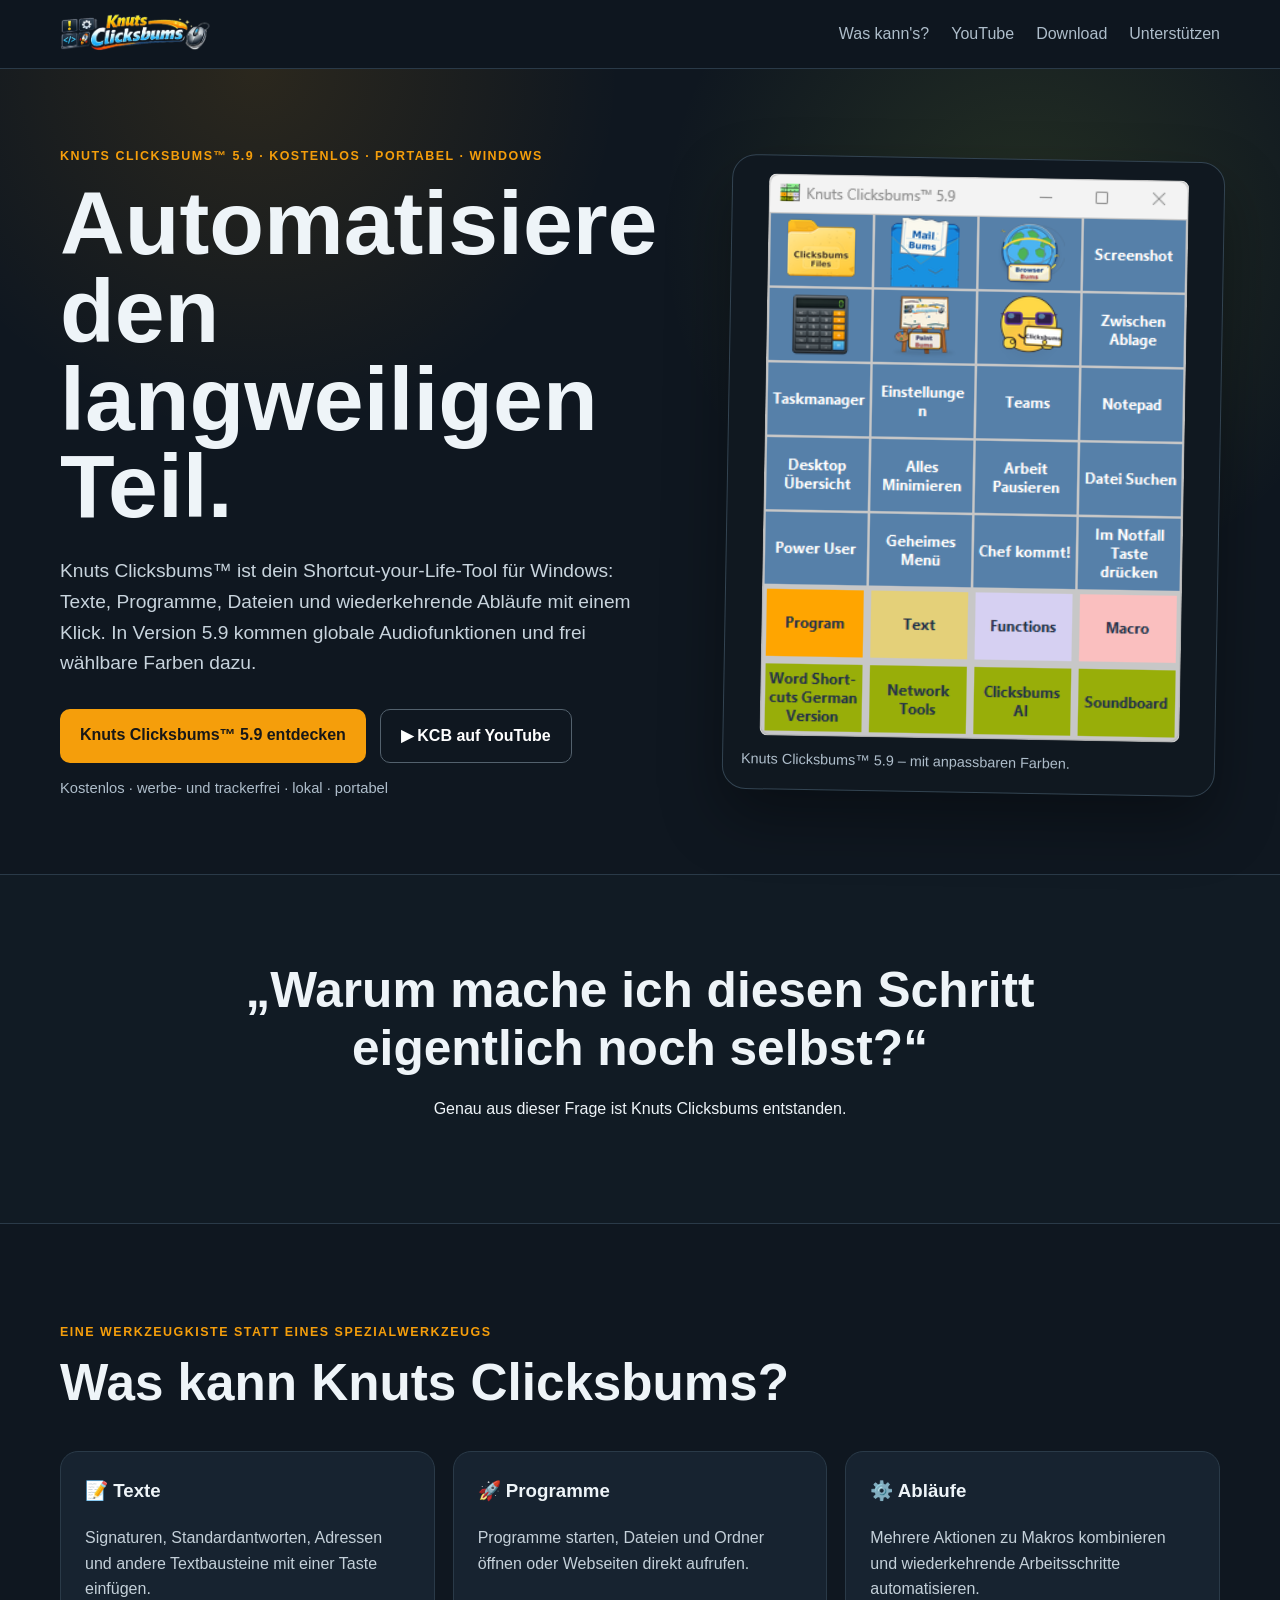
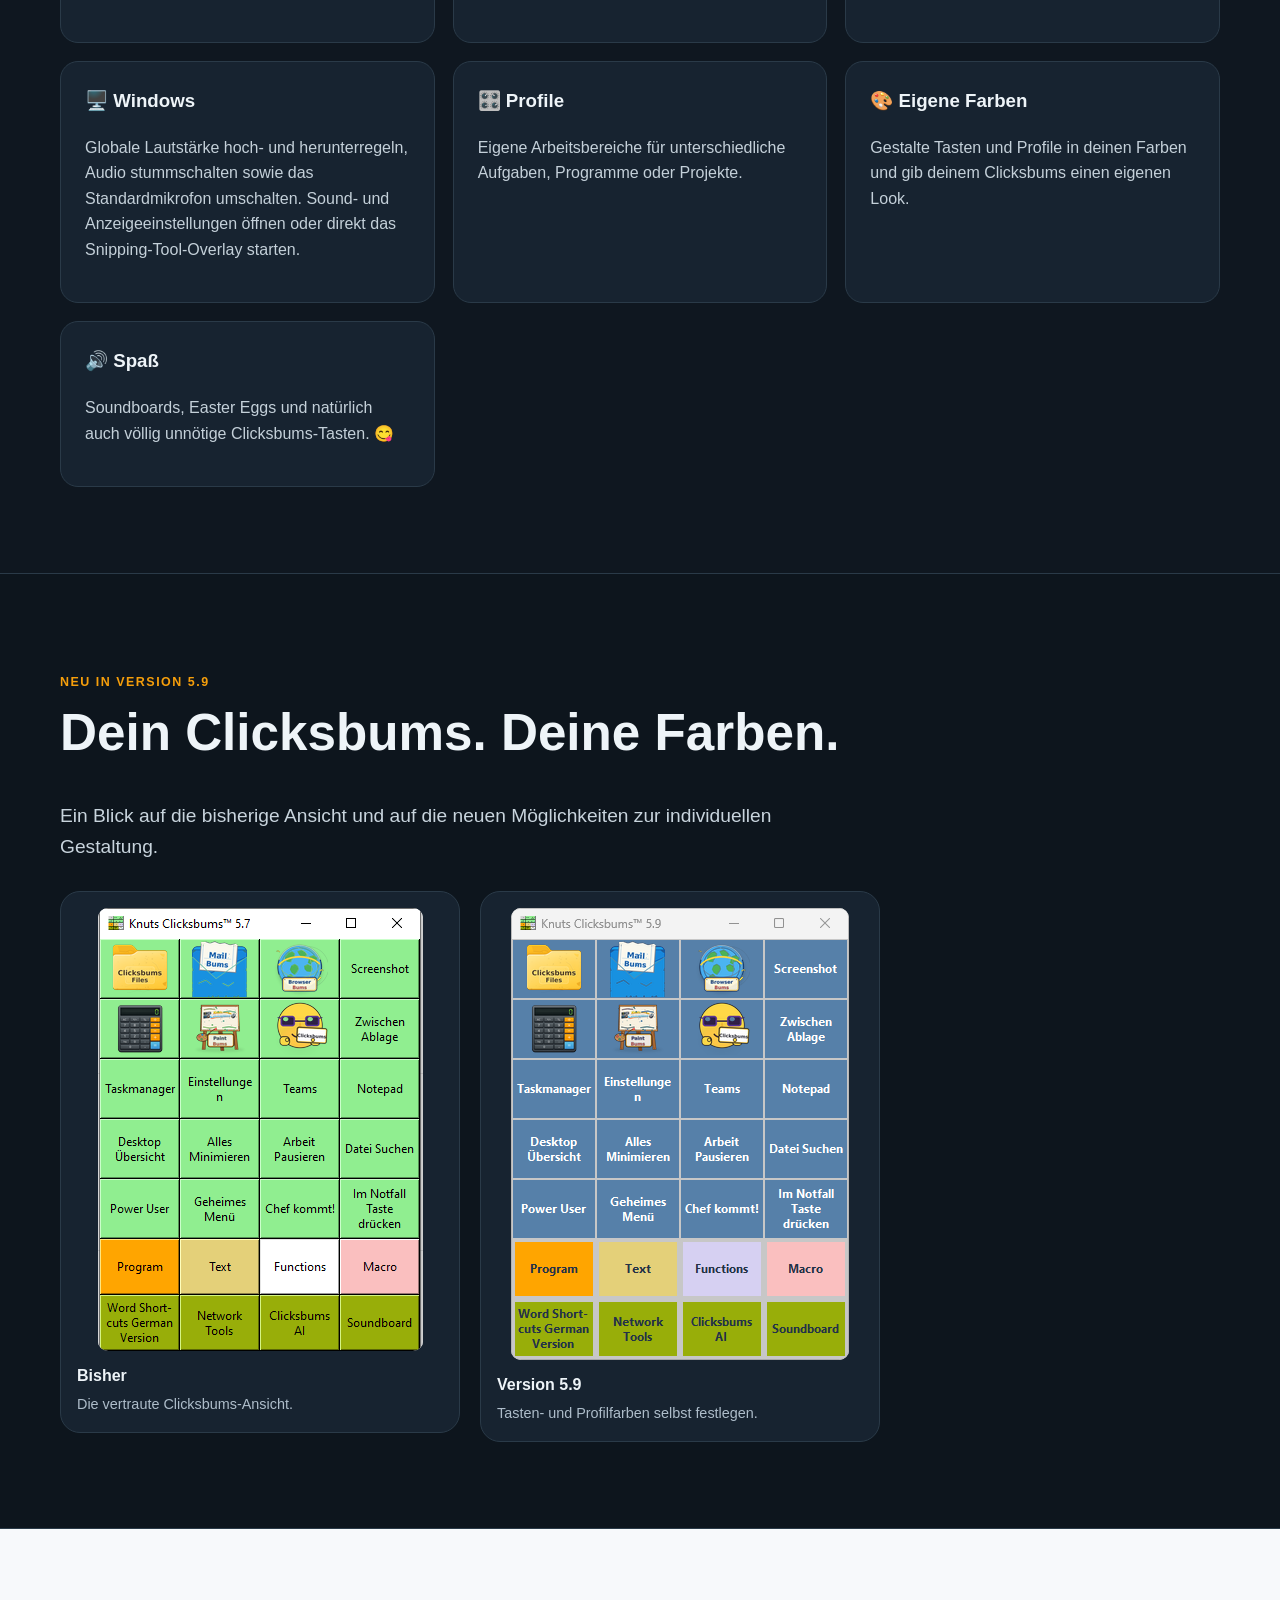
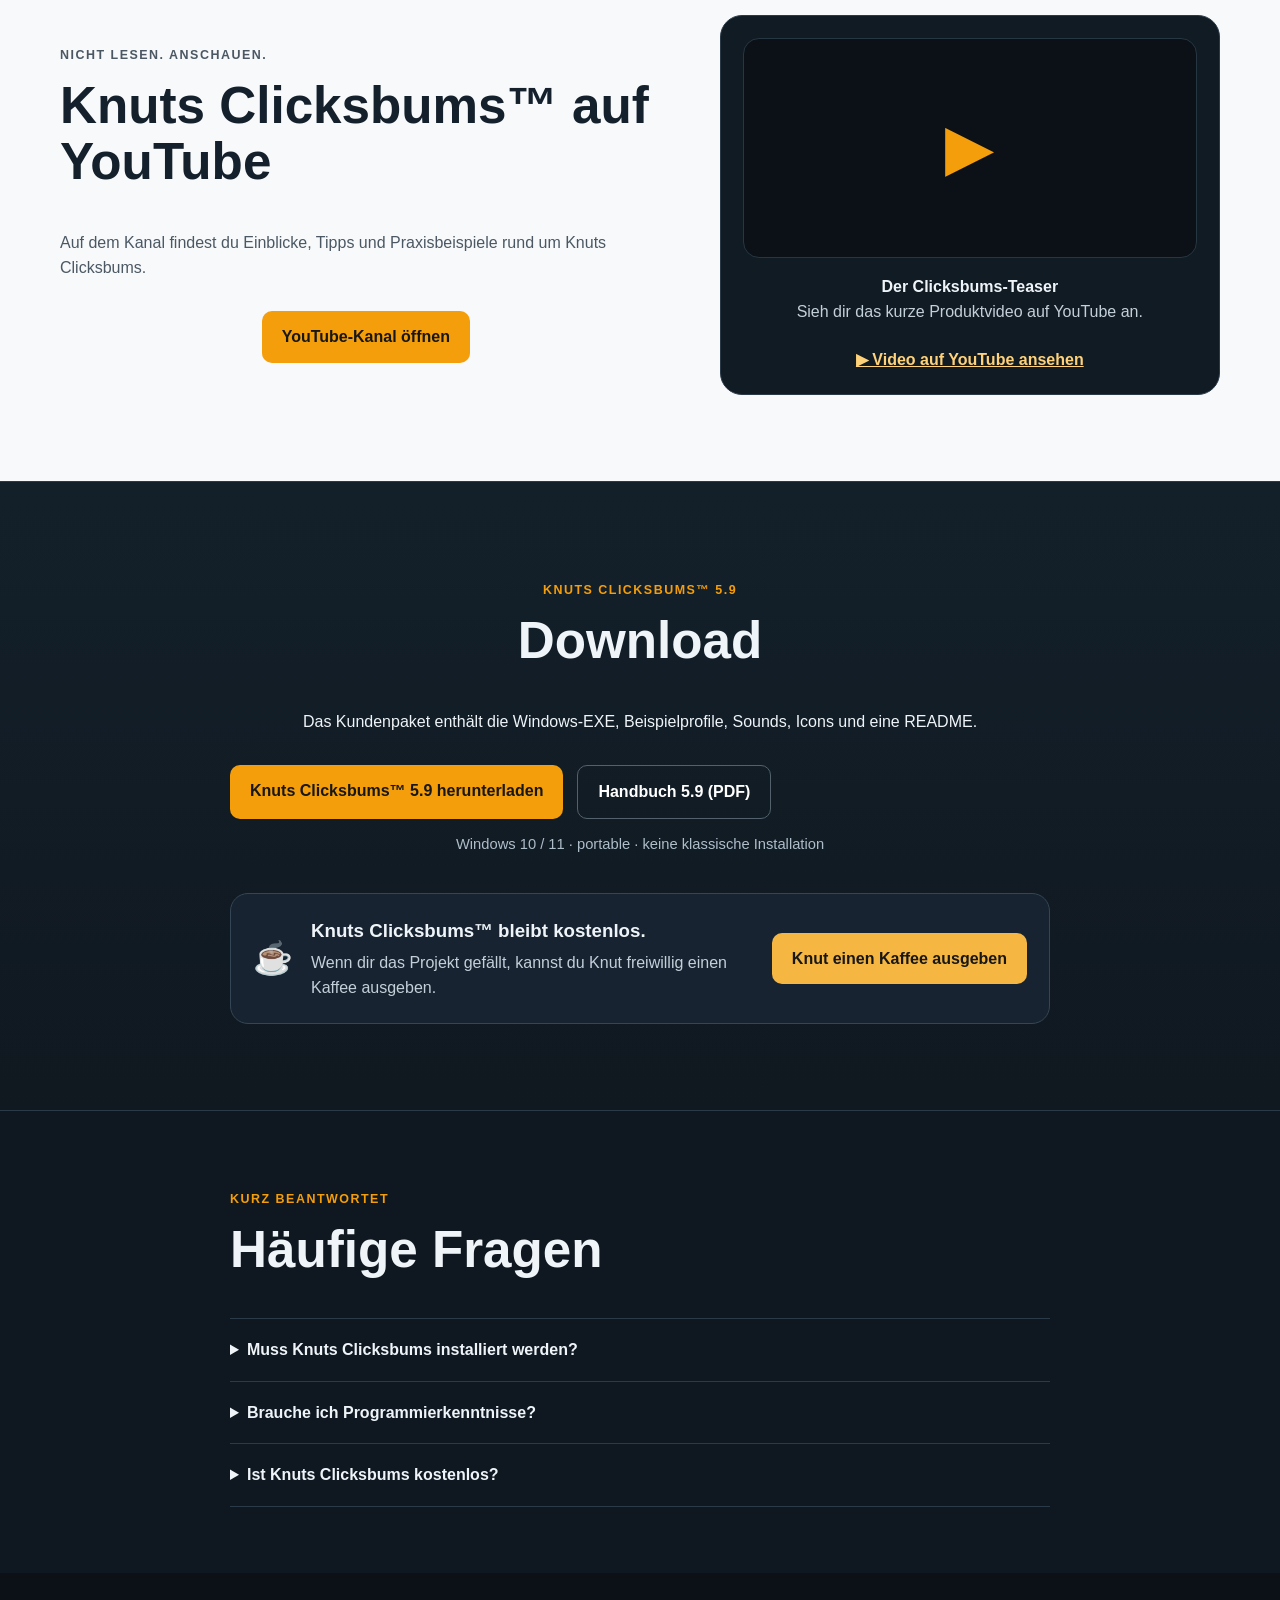
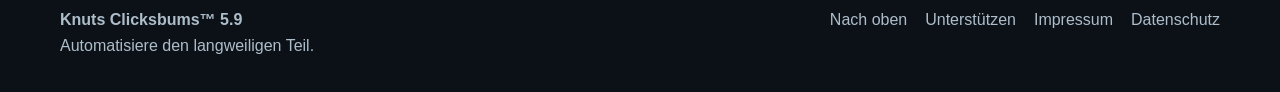
<file: index.html>
<!doctype html>
<html lang="de">
<head>
  <meta charset="utf-8">
  <meta name="viewport" content="width=device-width,initial-scale=1">
  <meta name="description" content="Knuts Clicksbums™ 5.9 – das kostenlose, portable Shortcut-your-Life-Tool für Windows. Texte, Makros, Profile, globale Audiofunktionen und eigene Farben.">
  <title>Knuts Clicksbums™ 5.9</title>
  <link rel="icon" type="image/png" href="assets/logo.png">
  <link rel="stylesheet" href="styles.css?v=2">
</head>
<body>
  <header class="site-header">
    <div class="wrap nav">
      <a class="brand" href="#top" aria-label="Knuts Clicksbums Startseite">
        <img class="brand-logo" src="assets/logo.png" alt="Knuts Clicksbums Logo">
      </a>
      <nav aria-label="Hauptnavigation">
        <a href="#features">Was kann's?</a>
        <a href="#youtube">YouTube</a>
        <a href="#download">Download</a>
        <a href="support.html">Unterstützen</a>
      </nav>
    </div>
  </header>

  <main id="top">
    <section class="hero compact-hero">
      <div class="wrap hero-grid">
        <div>
          <p class="eyebrow">Knuts Clicksbums™ 5.9 · kostenlos · portabel · Windows</p>
          <h1>Automatisiere den langweiligen Teil.</h1>
          <p class="lead">Knuts Clicksbums™ ist dein Shortcut-your-Life-Tool für Windows: Texte, Programme, Dateien und wiederkehrende Abläufe mit einem Klick. In Version 5.9 kommen globale Audiofunktionen und frei wählbare Farben dazu.</p>
          <div class="actions">
            <a class="btn primary" href="#download">Knuts Clicksbums™ 5.9 entdecken</a>
            <a class="btn secondary" href="#youtube">▶ KCB auf YouTube</a>
          </div>
          <p class="note">Kostenlos · werbe- und trackerfrei · lokal · portabel</p>
        </div>
        <figure class="app-shot hero-shot">
          <img src="assets/clicksbums-5.9.png" alt="Knuts Clicksbums 5.9 mit individuell gestalteten Tastenfarben und Profilen">
          <figcaption>Knuts Clicksbums™ 5.9 – mit anpassbaren Farben.</figcaption>
        </figure>
      </div>
    </section>

    <section class="section statement">
      <div class="wrap narrow">
        <blockquote>„Warum mache ich diesen Schritt eigentlich noch selbst?“</blockquote>
        <p>Genau aus dieser Frage ist Knuts Clicksbums entstanden.</p>
      </div>
    </section>

    <section id="features" class="section">
      <div class="wrap">
        <p class="eyebrow">Eine Werkzeugkiste statt eines Spezialwerkzeugs</p>
        <h2>Was kann Knuts Clicksbums?</h2>
        <div class="cards">
          <article><h3>📝 Texte</h3><p>Signaturen, Standardantworten, Adressen und andere Textbausteine mit einer Taste einfügen.</p></article>
          <article><h3>🚀 Programme</h3><p>Programme starten, Dateien und Ordner öffnen oder Webseiten direkt aufrufen.</p></article>
          <article><h3>⚙️ Abläufe</h3><p>Mehrere Aktionen zu Makros kombinieren und wiederkehrende Arbeitsschritte automatisieren.</p></article>
          <article><h3>🖥️ Windows</h3><p>Globale Lautstärke hoch- und herunterregeln, Audio stummschalten sowie das Standardmikrofon umschalten. Sound- und Anzeigeeinstellungen öffnen oder direkt das Snipping-Tool-Overlay starten.</p></article>
          <article><h3>🎛️ Profile</h3><p>Eigene Arbeitsbereiche für unterschiedliche Aufgaben, Programme oder Projekte.</p></article>
          <article><h3>🎨 Eigene Farben</h3><p>Gestalte Tasten und Profile in deinen Farben und gib deinem Clicksbums einen eigenen Look.</p></article>
          <article><h3>🔊 Spaß</h3><p>Soundboards, Easter Eggs und natürlich auch völlig unnötige Clicksbums-Tasten. 😋</p></article>
        </div>
      </div>
    </section>

    <section id="screenshots" class="section screenshots-section">
      <div class="wrap">
        <p class="eyebrow">Neu in Version 5.9</p>
        <h2>Dein Clicksbums. Deine Farben.</h2>
        <p class="lead">Ein Blick auf die bisherige Ansicht und auf die neuen Möglichkeiten zur individuellen Gestaltung.</p>
        <div class="screenshot-grid screenshot-comparison">
          <figure class="screenshot-card">
            <img src="assets/clicksbums-main.png" alt="Knuts Clicksbums 5.7 mit der bisherigen grünen Tastenansicht">
            <figcaption><strong>Bisher</strong><span>Die vertraute Clicksbums-Ansicht.</span></figcaption>
          </figure>
          <figure class="screenshot-card">
            <img src="assets/clicksbums-5.9.png" alt="Knuts Clicksbums 5.9 mit blauen Funktionstasten und farbigen Profil- und Programmtasten">
            <figcaption><strong>Version 5.9</strong><span>Tasten- und Profilfarben selbst festlegen.</span></figcaption>
          </figure>
        </div>
      </div>
    </section>

    <section id="youtube" class="section alt">
      <div class="wrap youtube-section">
        <div class="youtube-copy">
          <p class="eyebrow">Nicht lesen. Anschauen.</p>
          <h2>Knuts Clicksbums™ auf YouTube</h2>
          <p>Auf dem Kanal findest du Einblicke, Tipps und Praxisbeispiele rund um Knuts Clicksbums.</p>
          <div class="actions">
            <a class="btn primary" href="https://www.youtube.com/@KnutsClicksbums" target="_blank" rel="noopener noreferrer">YouTube-Kanal öffnen</a>
          </div>
        </div>
        <div class="video-card">
          <div class="video-placeholder" aria-hidden="true">▶</div>
          <p><strong>Der Clicksbums-Teaser</strong><br>Sieh dir das kurze Produktvideo auf YouTube an.</p>
          <a href="https://www.youtube.com/watch?v=TZr33rvdHe4&amp;t=6s" target="_blank" rel="noopener noreferrer">▶ Video auf YouTube ansehen</a>
        </div>
      </div>
    </section>

    <section id="download" class="section download">
      <div class="wrap narrow center">
        <p class="eyebrow">Knuts Clicksbums™ 5.9</p>
        <h2>Download</h2>
        <p>Das Kundenpaket enthält die Windows-EXE, Beispielprofile, Sounds, Icons und eine README.</p>
        <div class="actions center-actions">
          <a class="btn primary" href="https://github.com/Nyquist2703/clicksbums-website/releases/download/v5.9/Knuts.Clicksbums.Kundenversion.zip">Knuts Clicksbums™ 5.9 herunterladen</a>
          <a class="btn secondary" href="assets/Knuts_Clicksbums_Handbuch_5_9.pdf" target="_blank" rel="noopener noreferrer">Handbuch 5.9 (PDF)</a>
        </div>
        <p class="small">Windows 10 / 11 · portable · keine klassische Installation</p>

        <div class="support-callout">
          <div class="coffee-icon" aria-hidden="true">☕</div>
          <div>
            <h3>Knuts Clicksbums™ bleibt kostenlos.</h3>
            <p>Wenn dir das Projekt gefällt, kannst du Knut freiwillig einen Kaffee ausgeben.</p>
          </div>
          <a class="btn coffee" href="support.html">Knut einen Kaffee ausgeben</a>
        </div>
      </div>
    </section>

    <section class="section faq-section">
      <div class="wrap narrow">
        <p class="eyebrow">Kurz beantwortet</p>
        <h2>Häufige Fragen</h2>
        <details><summary>Muss Knuts Clicksbums installiert werden?</summary><p>Nein. Ordner kopieren, EXE starten, fertig.</p></details>
        <details><summary>Brauche ich Programmierkenntnisse?</summary><p>Nein. Viele Anwendungen lassen sich direkt über die Oberfläche einrichten. Für komplexere Makros hilft Nyquist – Dein Clicksbums AGENT.</p></details>
        <details><summary>Ist Knuts Clicksbums kostenlos?</summary><p>Ja. Das Programm wird kostenlos bereitgestellt.</p></details>
      </div>
    </section>
  </main>

  <footer>
    <div class="wrap footer-grid">
      <div><strong>Knuts Clicksbums™ 5.9</strong><br><span>Automatisiere den langweiligen Teil.</span></div>
      <div class="footer-links"><a href="#top">Nach oben</a><a href="support.html">Unterstützen</a><a href="impressum.html">Impressum</a><a href="datenschutz.html">Datenschutz</a></div>
    </div>
  </footer>
</body>
</html>
</file>
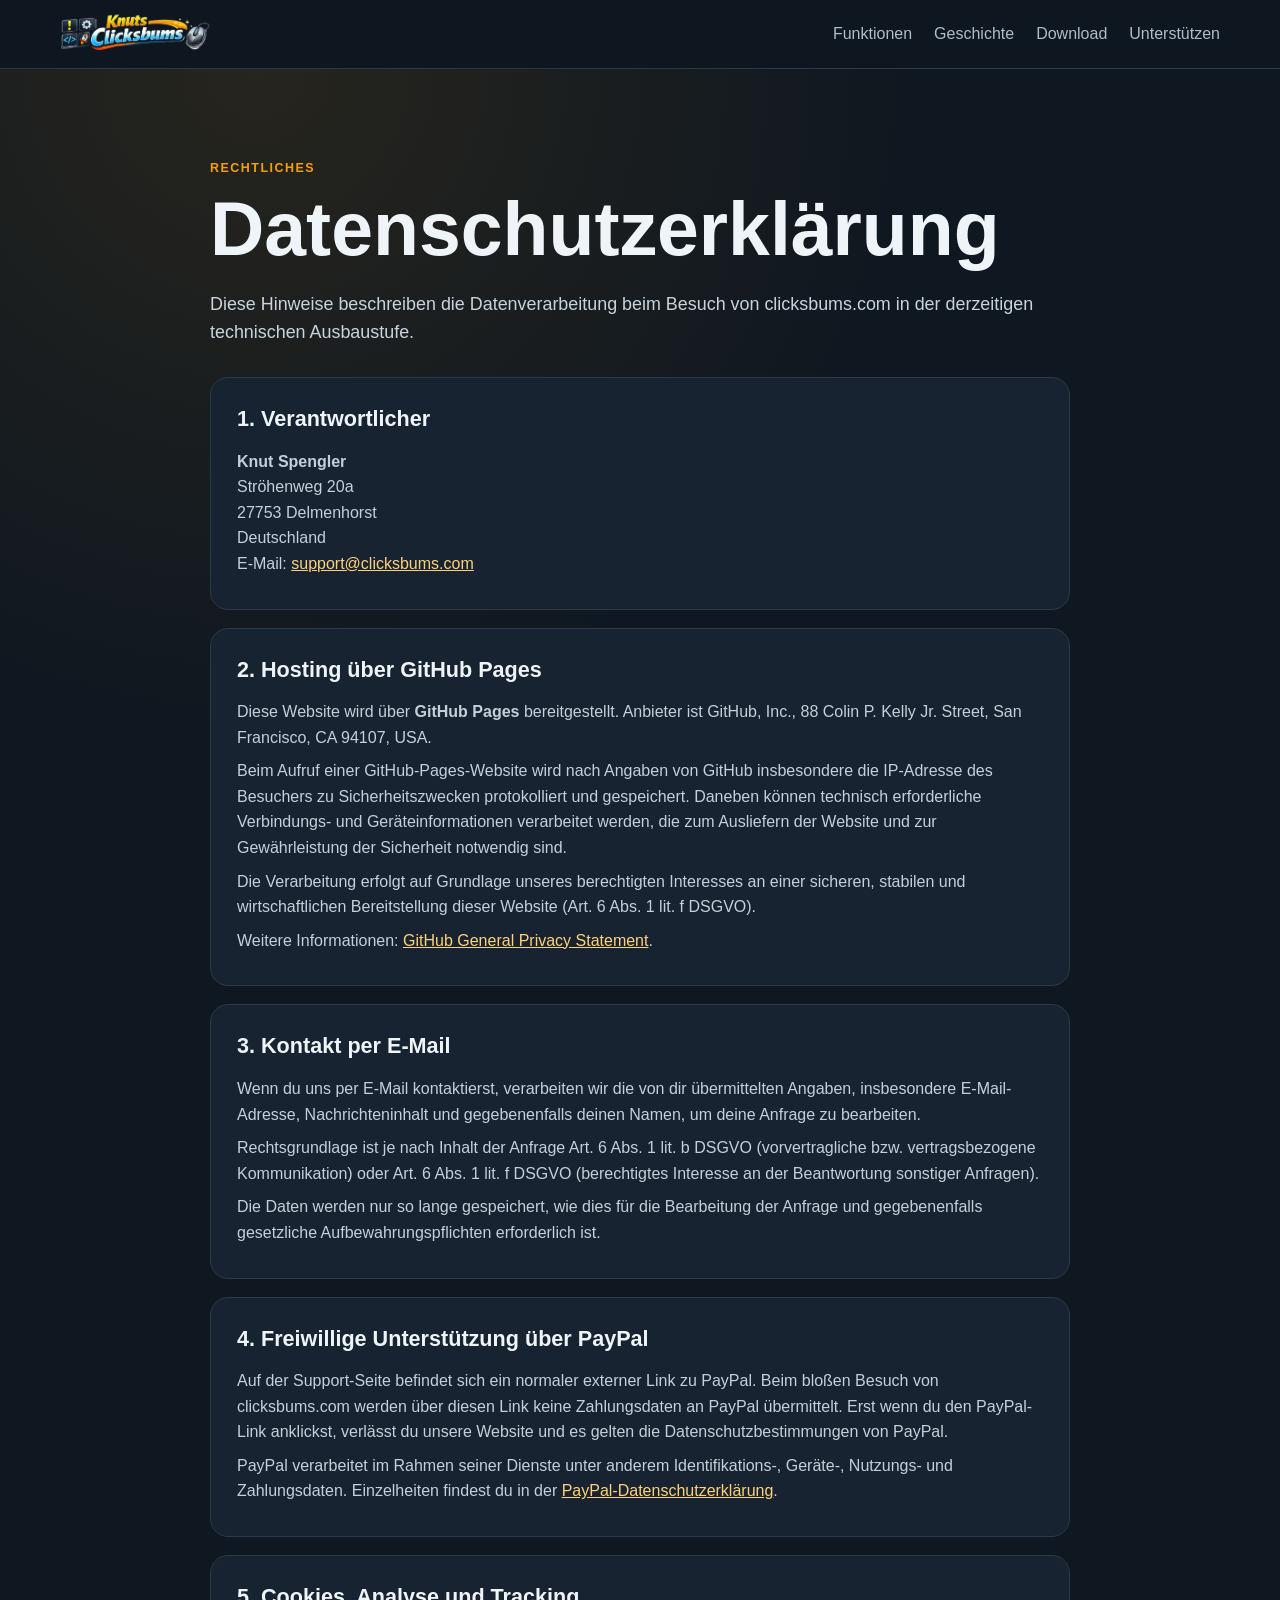
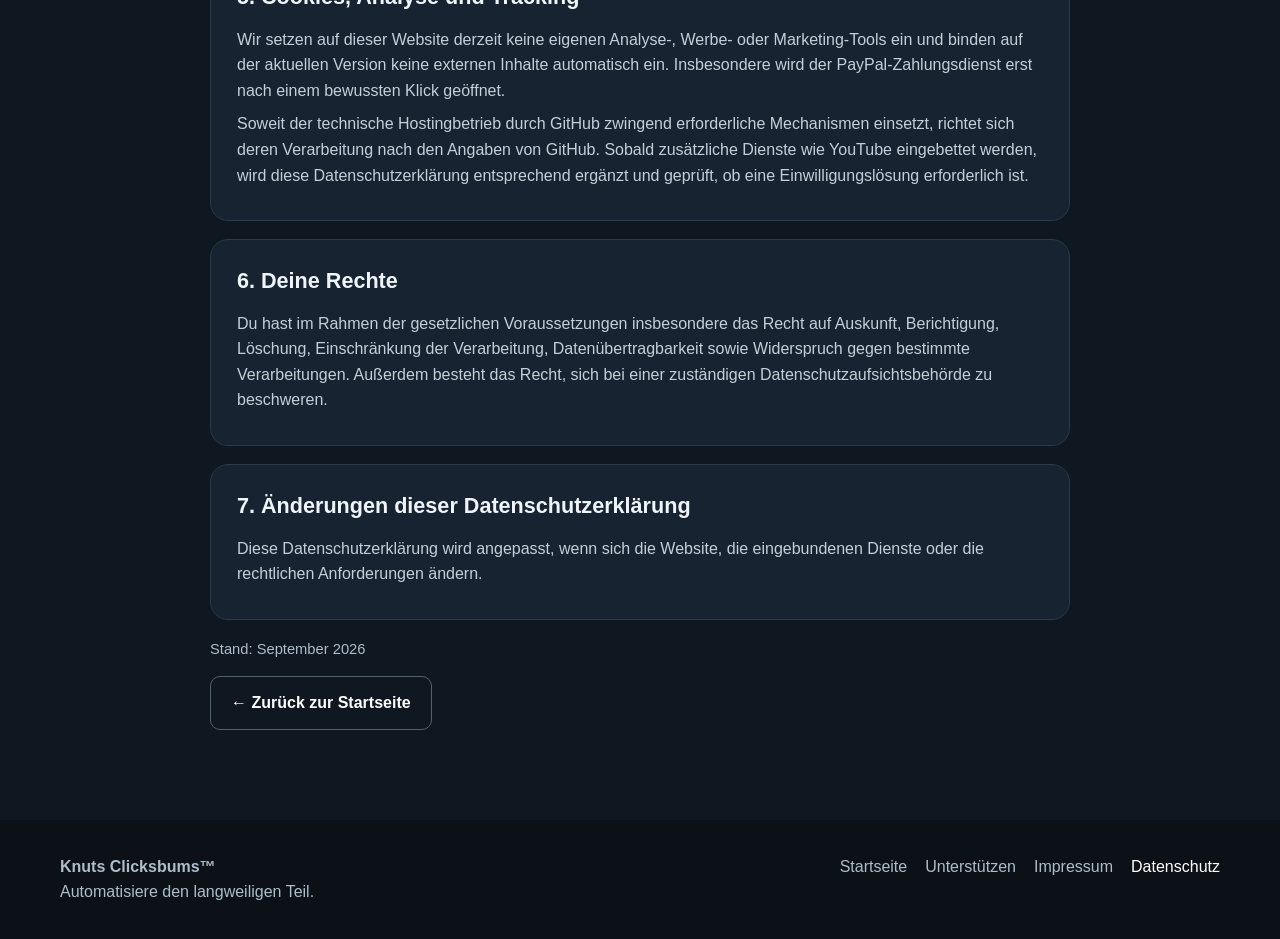
<file: datenschutz.html>
<!doctype html>
<html lang="de">
<head>
  <meta charset="utf-8">
  <meta name="viewport" content="width=device-width,initial-scale=1">
  <meta name="description" content="Datenschutzerklärung von Knuts Clicksbums.">
  <title>Datenschutz – Knuts Clicksbums™</title>
  <link rel="stylesheet" href="styles.css">
</head>
<body>
  <header class="site-header">
    <div class="wrap nav">
      <a class="brand" href="index.html" aria-label="Knuts Clicksbums Startseite">
        <img class="brand-logo" src="assets/logo.png" alt="Knuts Clicksbums Logo">
      </a>
      <nav aria-label="Hauptnavigation">
        <a href="index.html#features">Funktionen</a>
        <a href="index.html#story">Geschichte</a>
        <a href="index.html#download">Download</a>
        <a href="support.html">Unterstützen</a>
      </nav>
    </div>
  </header>

  <main>
    <section class="legal-hero">
      <div class="wrap legal-page">
        <p class="eyebrow">Rechtliches</p>
        <h1>Datenschutzerklärung</h1>
        <p class="legal-intro">Diese Hinweise beschreiben die Datenverarbeitung beim Besuch von clicksbums.com in der derzeitigen technischen Ausbaustufe.</p>
<div class="legal-card">
          <h2>1. Verantwortlicher</h2>
          <p><strong>Knut Spengler</strong><br>
          Ströhenweg 20a<br>
          27753 Delmenhorst<br>
          Deutschland<br>
          E-Mail: <a href="mailto:support@clicksbums.com">support@clicksbums.com</a></p>
        </div>

        <div class="legal-card">
          <h2>2. Hosting über GitHub Pages</h2>
          <p>Diese Website wird über <strong>GitHub Pages</strong> bereitgestellt. Anbieter ist GitHub, Inc., 88 Colin P. Kelly Jr. Street, San Francisco, CA 94107, USA.</p>
          <p>Beim Aufruf einer GitHub-Pages-Website wird nach Angaben von GitHub insbesondere die IP-Adresse des Besuchers zu Sicherheitszwecken protokolliert und gespeichert. Daneben können technisch erforderliche Verbindungs- und Geräteinformationen verarbeitet werden, die zum Ausliefern der Website und zur Gewährleistung der Sicherheit notwendig sind.</p>
          <p>Die Verarbeitung erfolgt auf Grundlage unseres berechtigten Interesses an einer sicheren, stabilen und wirtschaftlichen Bereitstellung dieser Website (Art. 6 Abs. 1 lit. f DSGVO).</p>
          <p>Weitere Informationen: <a href="https://docs.github.com/en/site-policy/privacy-policies/github-general-privacy-statement" target="_blank" rel="noopener noreferrer">GitHub General Privacy Statement</a>.</p>
        </div>

        <div class="legal-card">
          <h2>3. Kontakt per E-Mail</h2>
          <p>Wenn du uns per E-Mail kontaktierst, verarbeiten wir die von dir übermittelten Angaben, insbesondere E-Mail-Adresse, Nachrichteninhalt und gegebenenfalls deinen Namen, um deine Anfrage zu bearbeiten.</p>
          <p>Rechtsgrundlage ist je nach Inhalt der Anfrage Art. 6 Abs. 1 lit. b DSGVO (vorvertragliche bzw. vertragsbezogene Kommunikation) oder Art. 6 Abs. 1 lit. f DSGVO (berechtigtes Interesse an der Beantwortung sonstiger Anfragen).</p>
          <p>Die Daten werden nur so lange gespeichert, wie dies für die Bearbeitung der Anfrage und gegebenenfalls gesetzliche Aufbewahrungspflichten erforderlich ist.</p>
        </div>

        <div class="legal-card">
          <h2>4. Freiwillige Unterstützung über PayPal</h2>
          <p>Auf der Support-Seite befindet sich ein normaler externer Link zu PayPal. Beim bloßen Besuch von clicksbums.com werden über diesen Link keine Zahlungsdaten an PayPal übermittelt. Erst wenn du den PayPal-Link anklickst, verlässt du unsere Website und es gelten die Datenschutzbestimmungen von PayPal.</p>
          <p>PayPal verarbeitet im Rahmen seiner Dienste unter anderem Identifikations-, Geräte-, Nutzungs- und Zahlungsdaten. Einzelheiten findest du in der <a href="https://www.paypal.com/de/legalhub/paypal/privacy-full?locale.x=de_DE" target="_blank" rel="noopener noreferrer">PayPal-Datenschutzerklärung</a>.</p>
        </div>

        <div class="legal-card">
          <h2>5. Cookies, Analyse und Tracking</h2>
          <p>Wir setzen auf dieser Website derzeit keine eigenen Analyse-, Werbe- oder Marketing-Tools ein und binden auf der aktuellen Version keine externen Inhalte automatisch ein. Insbesondere wird der PayPal-Zahlungsdienst erst nach einem bewussten Klick geöffnet.</p>
          <p>Soweit der technische Hostingbetrieb durch GitHub zwingend erforderliche Mechanismen einsetzt, richtet sich deren Verarbeitung nach den Angaben von GitHub. Sobald zusätzliche Dienste wie YouTube eingebettet werden, wird diese Datenschutzerklärung entsprechend ergänzt und geprüft, ob eine Einwilligungslösung erforderlich ist.</p>
        </div>

        <div class="legal-card">
          <h2>6. Deine Rechte</h2>
          <p>Du hast im Rahmen der gesetzlichen Voraussetzungen insbesondere das Recht auf Auskunft, Berichtigung, Löschung, Einschränkung der Verarbeitung, Datenübertragbarkeit sowie Widerspruch gegen bestimmte Verarbeitungen. Außerdem besteht das Recht, sich bei einer zuständigen Datenschutzaufsichtsbehörde zu beschweren.</p>
        </div>

        <div class="legal-card">
          <h2>7. Änderungen dieser Datenschutzerklärung</h2>
          <p>Diese Datenschutzerklärung wird angepasst, wenn sich die Website, die eingebundenen Dienste oder die rechtlichen Anforderungen ändern.</p>
        </div>

        <p class="small">Stand: September 2026</p>
        <a class="btn secondary" href="index.html">← Zurück zur Startseite</a>
      </div>
    </section>
  </main>

  <footer>
    <div class="wrap footer-grid">
      <div><strong>Knuts Clicksbums™</strong><br><span>Automatisiere den langweiligen Teil.</span></div>
      <div class="footer-links"><a href="index.html">Startseite</a><a href="support.html">Unterstützen</a><a href="impressum.html">Impressum</a><a href="datenschutz.html" aria-current="page">Datenschutz</a></div>
    </div>
  </footer>
</body>
</html>
</file>
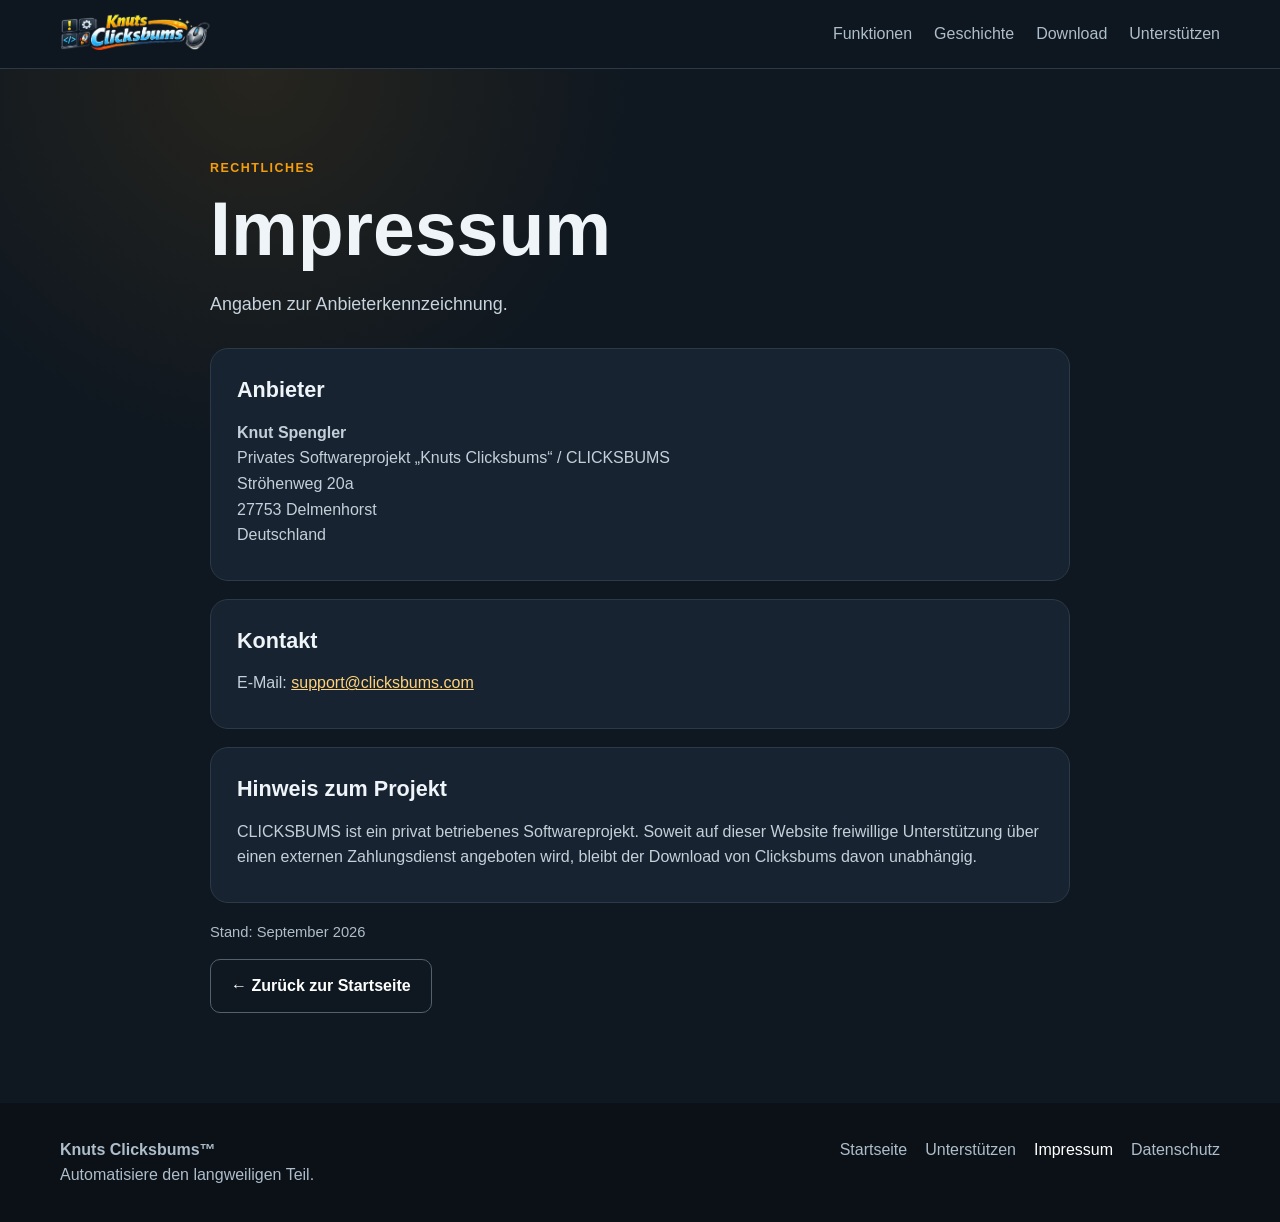
<file: impressum.html>
<!doctype html>
<html lang="de">
<head>
  <meta charset="utf-8">
  <meta name="viewport" content="width=device-width,initial-scale=1">
  <meta name="description" content="Impressum von Knuts Clicksbums.">
  <title>Impressum – Knuts Clicksbums™</title>
  <link rel="stylesheet" href="styles.css">
</head>
<body>
  <header class="site-header">
    <div class="wrap nav">
      <a class="brand" href="index.html" aria-label="Knuts Clicksbums Startseite">
        <img class="brand-logo" src="assets/logo.png" alt="Knuts Clicksbums Logo">
      </a>
      <nav aria-label="Hauptnavigation">
        <a href="index.html#features">Funktionen</a>
        <a href="index.html#story">Geschichte</a>
        <a href="index.html#download">Download</a>
        <a href="support.html">Unterstützen</a>
      </nav>
    </div>
  </header>

  <main>
    <section class="legal-hero">
      <div class="wrap legal-page">
        <p class="eyebrow">Rechtliches</p>
        <h1>Impressum</h1>
        <p class="legal-intro">Angaben zur Anbieterkennzeichnung.</p>
<div class="legal-card">
          <h2>Anbieter</h2>
          <p><strong>Knut Spengler</strong><br>
          Privates Softwareprojekt „Knuts Clicksbums“ / CLICKSBUMS<br>
          Ströhenweg 20a<br>
          27753 Delmenhorst<br>
          Deutschland</p>
        </div>

        <div class="legal-card">
          <h2>Kontakt</h2>
          <p>E-Mail: <a href="mailto:support@clicksbums.com">support@clicksbums.com</a></p>
        </div>

        <div class="legal-card">
          <h2>Hinweis zum Projekt</h2>
          <p>CLICKSBUMS ist ein privat betriebenes Softwareprojekt. Soweit auf dieser Website freiwillige Unterstützung über einen externen Zahlungsdienst angeboten wird, bleibt der Download von Clicksbums davon unabhängig.</p>
        </div>

        <p class="small">Stand: September 2026</p>
        <a class="btn secondary" href="index.html">← Zurück zur Startseite</a>
      </div>
    </section>
  </main>

  <footer>
    <div class="wrap footer-grid">
      <div><strong>Knuts Clicksbums™</strong><br><span>Automatisiere den langweiligen Teil.</span></div>
      <div class="footer-links"><a href="index.html">Startseite</a><a href="support.html">Unterstützen</a><a href="impressum.html" aria-current="page">Impressum</a><a href="datenschutz.html">Datenschutz</a></div>
    </div>
  </footer>
</body>
</html>
</file>
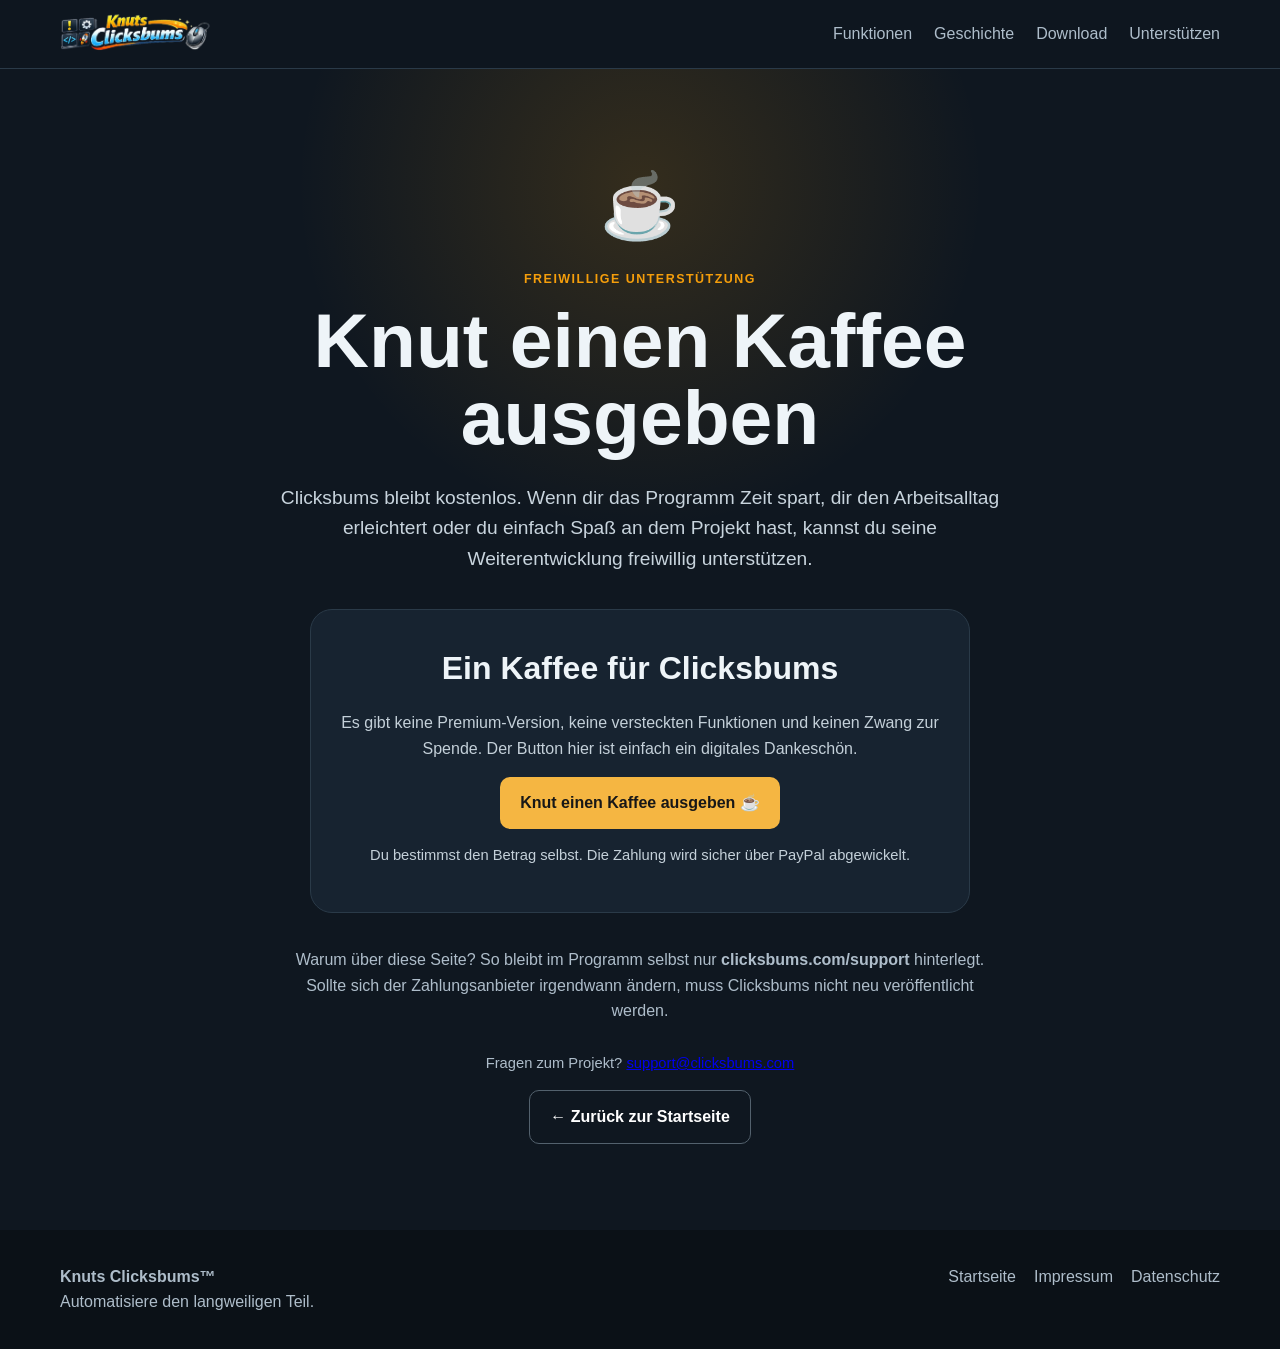
<file: support.html>
<!doctype html>
<html lang="de">
<head>
  <meta charset="utf-8">
  <meta name="viewport" content="width=device-width,initial-scale=1">
  <meta name="description" content="Knuts Clicksbums freiwillig unterstützen – das Programm bleibt kostenlos.">
  <title>Knuts Clicksbums™ unterstützen</title>
  <link rel="stylesheet" href="styles.css">
</head>
<body>
  <header class="site-header">
    <div class="wrap nav">
      <a class="brand" href="index.html" aria-label="Knuts Clicksbums Startseite">
        <img class="brand-logo" src="assets/logo.png" alt="Knuts Clicksbums Logo">
      </a>
      <nav aria-label="Hauptnavigation">
        <a href="index.html#features">Funktionen</a>
        <a href="index.html#story">Geschichte</a>
        <a href="index.html#download">Download</a>
        <a href="support.html" aria-current="page">Unterstützen</a>
      </nav>
    </div>
  </header>

  <main>
    <section class="support-hero">
      <div class="wrap narrow center">
        <div class="big-coffee" aria-hidden="true">☕</div>
        <p class="eyebrow">Freiwillige Unterstützung</p>
        <h1>Knut einen Kaffee ausgeben</h1>
        <p class="lead support-lead">Clicksbums bleibt kostenlos. Wenn dir das Programm Zeit spart, dir den Arbeitsalltag erleichtert oder du einfach Spaß an dem Projekt hast, kannst du seine Weiterentwicklung freiwillig unterstützen.</p>

        <div class="support-card">
          <h2>Ein Kaffee für Clicksbums</h2>
          <p>Es gibt keine Premium-Version, keine versteckten Funktionen und keinen Zwang zur Spende. Der Button hier ist einfach ein digitales Dankeschön.</p>
          <a class="btn coffee" href="https://www.paypal.com/ncp/payment/J7A2FHT4SXXBJ" target="_blank" rel="noopener noreferrer">Knut einen Kaffee ausgeben ☕</a>
          <p class="small">Du bestimmst den Betrag selbst. Die Zahlung wird sicher über PayPal abgewickelt.</p>
        </div>

        <p class="support-note">Warum über diese Seite? So bleibt im Programm selbst nur <strong>clicksbums.com/support</strong> hinterlegt. Sollte sich der Zahlungsanbieter irgendwann ändern, muss Clicksbums nicht neu veröffentlicht werden.</p>
        <p class="small">Fragen zum Projekt? <a href="mailto:support@clicksbums.com">support@clicksbums.com</a></p>
        <a class="btn secondary" href="index.html">← Zurück zur Startseite</a>
      </div>
    </section>
  </main>

  <footer>
    <div class="wrap footer-grid">
      <div><strong>Knuts Clicksbums™</strong><br><span>Automatisiere den langweiligen Teil.</span></div>
      <div class="footer-links"><a href="index.html">Startseite</a><a href="impressum.html">Impressum</a><a href="datenschutz.html">Datenschutz</a></div>
    </div>
  </footer>
</body>
</html>
</file>
<file: styles.css>
:root{--bg:#0f1720;--panel:#172330;--ink:#eef4f8;--muted:#aebdca;--accent:#f59e0b;--accent2:#a8c63a;--line:#2a3a48;--paper:#f7f9fb;--paperink:#14202b;--max:1160px}
*{box-sizing:border-box}html{scroll-behavior:smooth}body{margin:0;font-family:Inter,Segoe UI,Arial,sans-serif;color:var(--ink);background:var(--bg);line-height:1.6}.wrap{width:min(var(--max),calc(100% - 40px));margin:auto}.narrow{max-width:820px}.site-header{position:sticky;top:0;z-index:20;background:rgba(15,23,32,.92);backdrop-filter:blur(12px);border-bottom:1px solid var(--line)}.nav{min-height:68px;display:flex;align-items:center;justify-content:space-between;gap:24px}.brand{display:flex;align-items:center;gap:10px;color:#fff;text-decoration:none;font-weight:800}.brand-mark{display:grid;place-items:center;width:38px;height:38px;border-radius:10px;background:var(--accent);color:#151515;font-size:.85rem}.nav nav{display:flex;gap:22px}.nav nav a,.footer-links a{color:var(--muted);text-decoration:none}.nav nav a:hover,.footer-links a:hover{color:#fff}.hero{padding:88px 0 72px;background:radial-gradient(circle at 80% 20%,rgba(168,198,58,.14),transparent 30%),radial-gradient(circle at 20% 0%,rgba(245,158,11,.12),transparent 28%)}.hero-grid,.two-col{display:grid;grid-template-columns:1.1fr .9fr;gap:64px;align-items:center}.eyebrow{color:var(--accent);text-transform:uppercase;letter-spacing:.12em;font-size:.78rem;font-weight:800}.hero h1{font-size:clamp(2.8rem,7vw,5.7rem);line-height:.98;margin:.1em 0 .28em;max-width:850px}.lead{font-size:1.2rem;color:#c8d4dd;max-width:720px}.actions{display:flex;gap:14px;flex-wrap:wrap;margin:30px 0 14px}.btn{display:inline-block;padding:13px 20px;border-radius:10px;text-decoration:none;font-weight:800}.primary{background:var(--accent);color:#171717}.secondary{border:1px solid #53616d;color:#fff}.disabled{background:#283642;color:#83919c;cursor:not-allowed}.note,.small{color:var(--muted);font-size:.92rem}.mockup{border:1px solid #334452;background:#101820;border-radius:24px;padding:18px;box-shadow:0 28px 60px rgba(0,0,0,.35);transform:rotate(1deg)}.mock-title{padding:8px 10px 16px;color:#bfcbd4;font-size:.9rem}.button-grid{display:grid;grid-template-columns:repeat(4,1fr);gap:8px}.button-grid span,.profile-row span{display:grid;place-items:center;min-height:70px;border-radius:9px;background:#d8dde2;color:#1b252e;font-size:.75rem;font-weight:700;text-align:center;padding:6px}.button-grid span:nth-child(3n){background:#b7d789}.profile-row{display:grid;grid-template-columns:repeat(4,1fr);gap:8px;margin-top:8px}.profile-row span{min-height:44px;background:#899b3f;color:#111}.profile-row span:first-child{background:#e09b1f}.section{padding:86px 0}.statement{text-align:center;background:#111b24;border-top:1px solid var(--line);border-bottom:1px solid var(--line)}blockquote{font-size:clamp(1.8rem,4vw,3.1rem);line-height:1.18;margin:0 0 18px;font-weight:800}.section h2{font-size:clamp(2rem,4vw,3.4rem);line-height:1.08;margin:.15em 0 .8em}.cards{display:grid;grid-template-columns:repeat(3,1fr);gap:18px}.cards article{background:var(--panel);border:1px solid var(--line);border-radius:18px;padding:24px}.cards h3{margin-top:0}.cards p,.two-col p{color:#c4d0d9}.alt{background:var(--paper);color:var(--paperink)}.alt p{color:#4b5863}.code{margin:0;padding:26px;border-radius:18px;background:#0d141b;color:#d8e2e8;overflow:auto;border:1px solid #28333d}.download{background:linear-gradient(180deg,#13202a,#101820);border-top:1px solid var(--line);border-bottom:1px solid var(--line)}.center{text-align:center}details{border-top:1px solid var(--line);padding:18px 0}details:last-child{border-bottom:1px solid var(--line)}summary{cursor:pointer;font-weight:800}details p{color:var(--muted)}footer{padding:34px 0;background:#0b1117;color:var(--muted)}.footer-grid{display:flex;justify-content:space-between;gap:24px}.footer-links{display:flex;gap:18px;flex-wrap:wrap}
@media(max-width:800px){.nav nav{display:none}.hero-grid,.two-col{grid-template-columns:1fr;gap:36px}.hero{padding-top:58px}.cards{grid-template-columns:1fr}.mockup{transform:none}.footer-grid{flex-direction:column}.section{padding:64px 0}}

.support-callout{margin:36px auto 0;display:grid;grid-template-columns:auto 1fr auto;gap:18px;align-items:center;text-align:left;background:#172330;border:1px solid #344655;border-radius:18px;padding:22px;max-width:840px}.support-callout h3{margin:0 0 4px}.support-callout p{margin:0;color:#c4d0d9}.coffee-icon{font-size:2rem}.coffee{background:#f5b642;color:#171717}.support-hero{min-height:calc(100vh - 68px);padding:86px 0;background:radial-gradient(circle at 50% 10%,rgba(245,158,11,.16),transparent 28%),var(--bg)}.support-hero h1{font-size:clamp(2.6rem,6vw,5rem);line-height:1;margin:.12em 0 .35em}.support-lead{margin-left:auto;margin-right:auto}.big-coffee{font-size:4rem;margin-bottom:8px}.support-card{margin:34px auto;padding:30px;background:var(--panel);border:1px solid var(--line);border-radius:22px;max-width:660px}.support-card h2{font-size:2rem;margin:.1em 0 .5em}.support-card p{color:#c4d0d9}.support-note{max-width:720px;margin:28px auto;color:var(--muted)}
@media(max-width:800px){.support-callout{grid-template-columns:1fr;text-align:center}.support-callout .btn{justify-self:center}}

.legal-hero{padding:78px 0 90px;background:radial-gradient(circle at 20% 0%,rgba(245,158,11,.10),transparent 26%),var(--bg)}.legal-page{max-width:860px}.legal-page h1{font-size:clamp(2.7rem,6vw,4.7rem);line-height:1;margin:.12em 0 .3em}.legal-intro{font-size:1.12rem;color:#c8d4dd;margin-bottom:30px}.legal-card{margin:18px 0;padding:24px 26px;background:var(--panel);border:1px solid var(--line);border-radius:18px}.legal-card h2{font-size:1.35rem;margin:0 0 12px}.legal-card p{color:#c4d0d9;margin:.5em 0}.legal-card a{color:#ffd27a}.warning-card{border-color:#8a6321;background:#211b12}.warning-card p{color:#e6d7b8}.placeholder{color:#ffd27a;font-weight:700}a[aria-current="page"]{color:#fff}

/* V5: echtes Logo und Screenshots */
.brand-logo{display:block;width:190px;max-height:52px;object-fit:contain;object-position:left center}.hero-shot{margin:0;background:#101820;border:1px solid #334452;border-radius:24px;padding:18px;box-shadow:0 28px 60px rgba(0,0,0,.35);transform:rotate(1deg)}.hero-shot img{display:block;width:min(100%,420px);height:auto;margin:auto;border-radius:8px}.app-shot figcaption,.screenshot-card figcaption{color:var(--muted);font-size:.9rem;margin-top:12px}.screenshots-section{background:#0d151d;border-top:1px solid var(--line);border-bottom:1px solid var(--line)}.screenshot-grid{display:grid;grid-template-columns:1.2fr 1fr .65fr;gap:20px;align-items:start}.screenshot-card{margin:0;background:var(--panel);border:1px solid var(--line);border-radius:20px;padding:16px;overflow:hidden}.screenshot-card img{display:block;width:100%;height:auto;border-radius:10px;background:#fff}.screenshot-card figcaption{display:flex;flex-direction:column;gap:4px}.screenshot-card figcaption strong{color:var(--ink);font-size:1rem}.screenshot-card figcaption span{color:var(--muted)}.mini-card img{max-width:220px;margin:auto}.screenshot-editor img{aspect-ratio:auto;object-fit:contain}
@media(max-width:900px){.screenshot-grid{grid-template-columns:1fr 1fr}.screenshot-editor{grid-column:1/-1}.brand-logo{width:165px}.hero-shot{transform:none}}
@media(max-width:620px){.screenshot-grid{grid-template-columns:1fr}.screenshot-editor{grid-column:auto}.brand-logo{width:150px}.hero-shot img{max-width:320px}}
.compact-hero{padding-top:66px;padding-bottom:58px}.youtube-section{display:grid;grid-template-columns:1.1fr .9fr;gap:48px;align-items:center}.video-card{background:#111b24;border:1px solid var(--line);border-radius:22px;padding:22px;text-align:center}.video-placeholder{min-height:220px;display:grid;place-items:center;border-radius:16px;background:#0b1117;border:1px solid #263642;font-size:4rem;color:var(--accent)}.faq-section{padding-top:66px;padding-bottom:66px}@media(max-width:800px){.youtube-section{grid-template-columns:1fr;gap:28px}.video-placeholder{min-height:160px}}

.screenshot-comparison{grid-template-columns:repeat(2,minmax(0,1fr));max-width:820px;margin-top:28px}
.screenshot-comparison .screenshot-card img{width:auto;max-width:100%;max-height:520px;margin:0 auto;object-fit:contain}
.screenshot-comparison .screenshot-card{display:flex;flex-direction:column;align-items:center}
.screenshot-comparison .screenshot-card figcaption{align-self:stretch}
@media(max-width:620px){.screenshot-comparison{grid-template-columns:1fr}.screenshot-comparison .screenshot-card img{max-height:440px}}

/* YouTube section: centered channel action and readable teaser card */
.youtube-copy .actions{justify-content:center}
.alt .video-card{background:#111b24;border-color:#2a3a48}
.alt .video-card p{color:#c4d0d9}
.alt .video-card p strong{color:#eef4f8}
.alt .video-card a{display:inline-block;margin-top:6px;color:#ffd27a;font-weight:800}
.alt .video-card a:hover{color:#fff}
</file>
